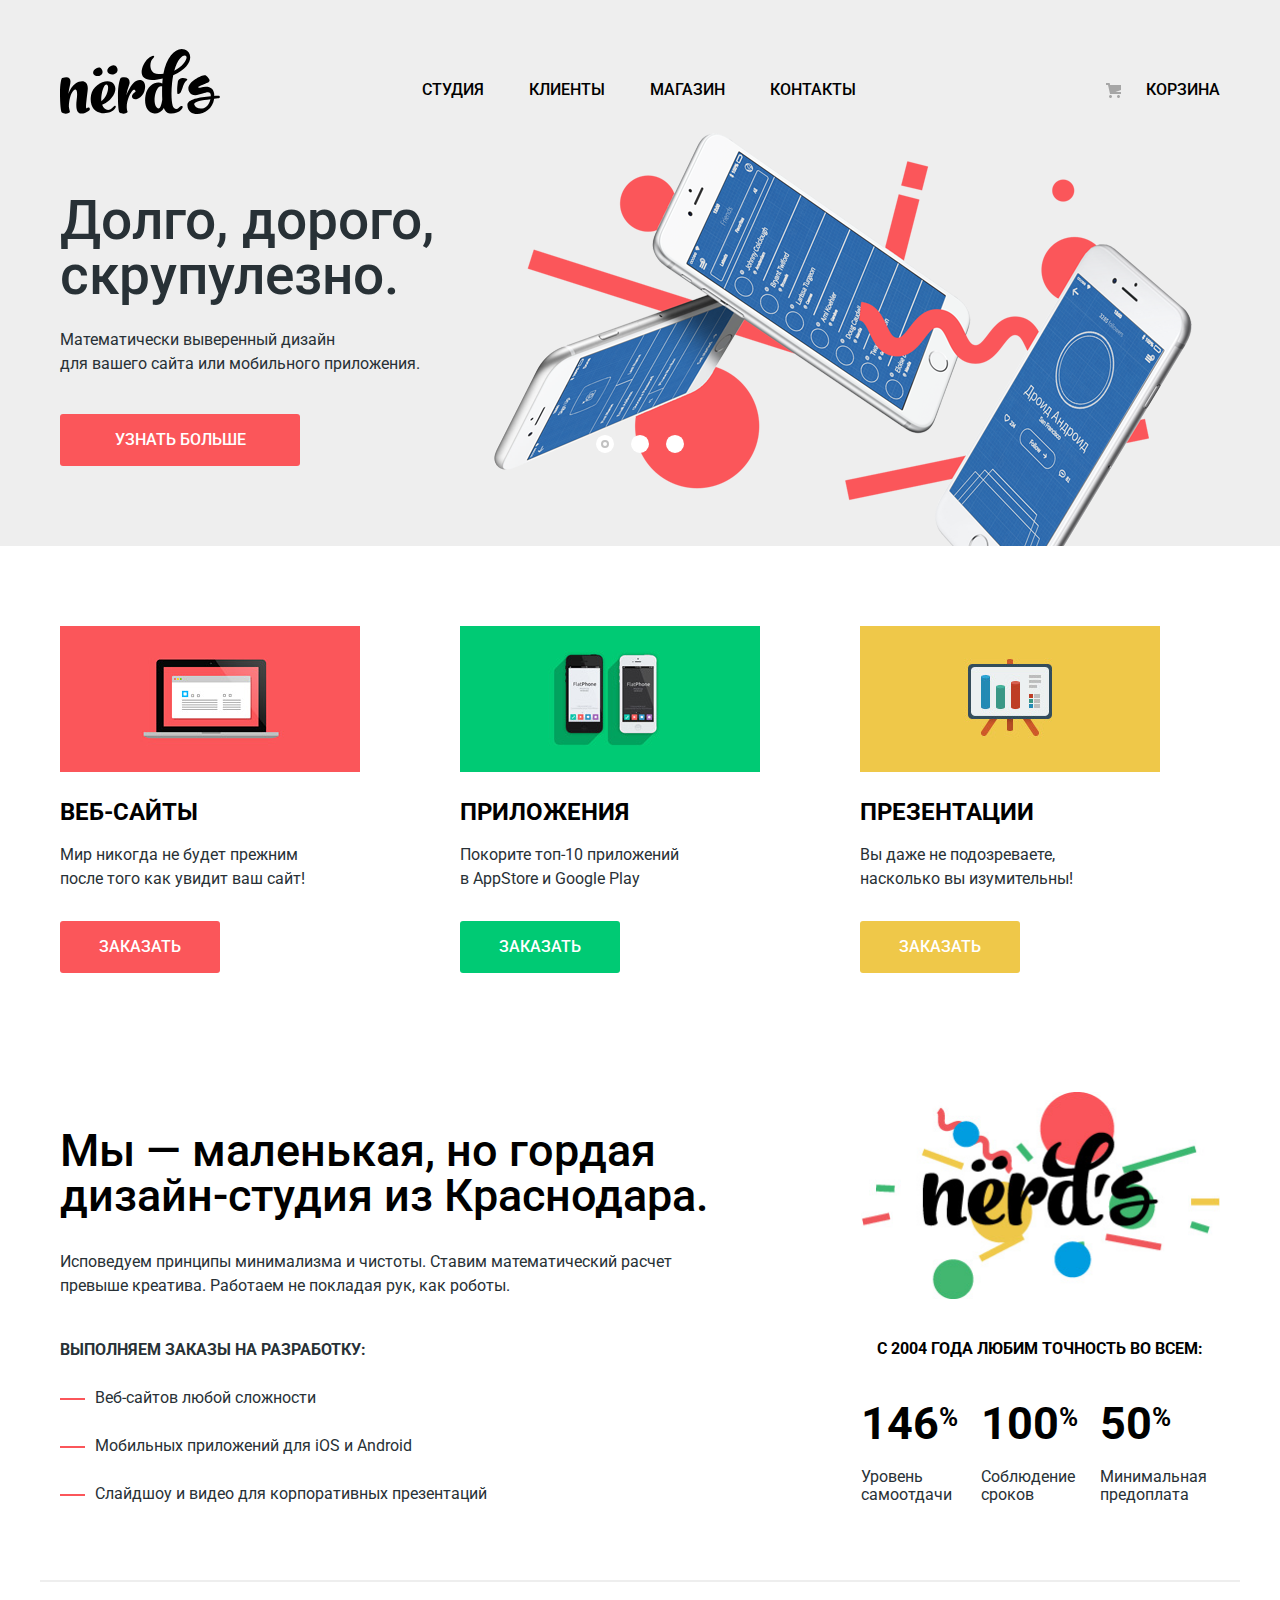
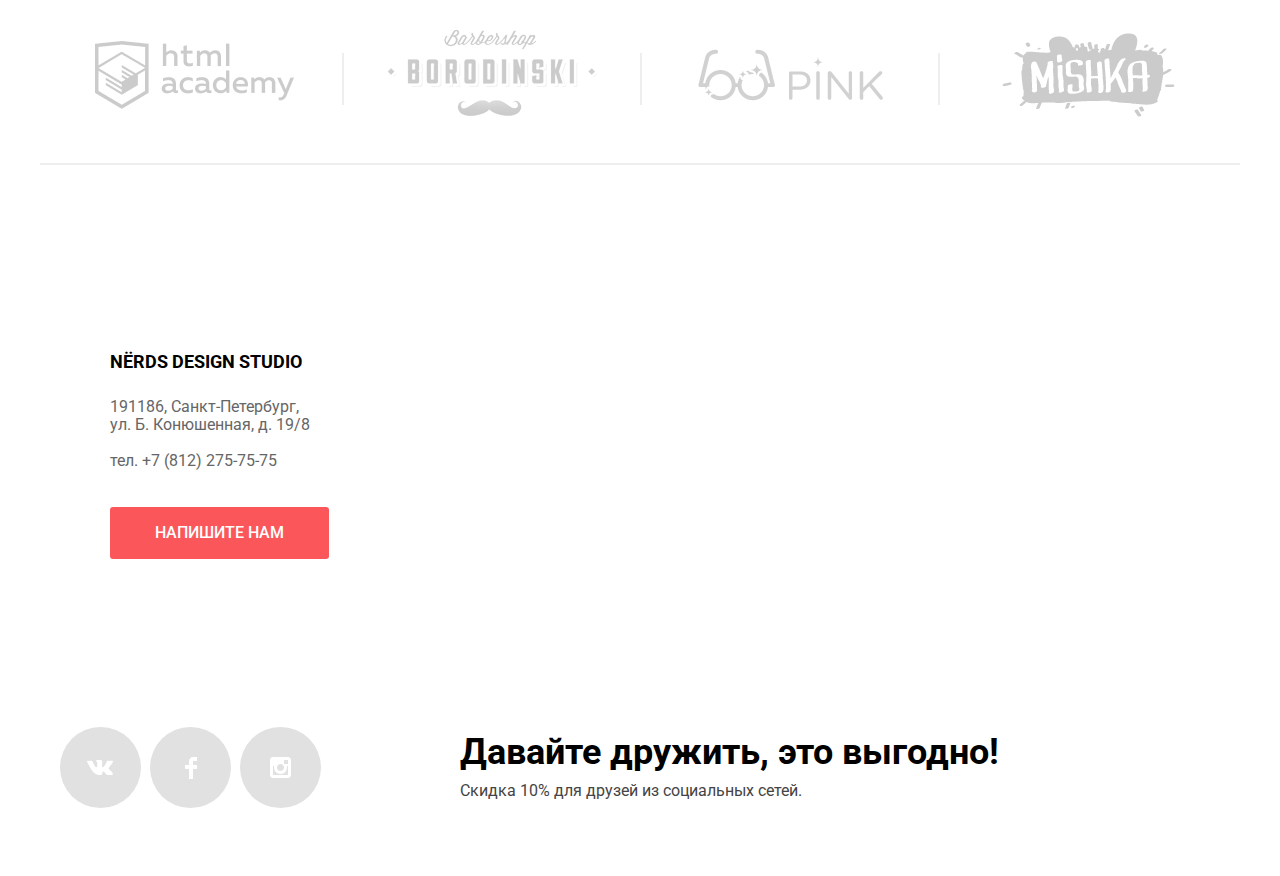
<file: index.html>
<!DOCTYPE html>
<html class="page" lang="ru">

<head>
  <meta charset="utf-8">
  <title>Nerds studio</title>
  <link rel="icon" href="favicon.ico"><!-- 32×32 -->
  <link rel="icon" href="img/favicon/icon.svg" type="image/svg+xml">
  <link rel="apple-touch-icon" href="img/favicon/apple.png"><!-- 180×180 -->
  <link rel="manifest" href="manifest.webmanifest" crossorigin="use-credentials">
  <link href="https://fonts.googleapis.com/css?family=Roboto:400,500,700&display=swap&subset=cyrillic-ext"
    rel="stylesheet">
  <link href="css/normalize.css" rel="stylesheet">
  <link href="css/style.min.css" rel="stylesheet">
</head>

<body class="page-body">
  <header class="main-header">
    <div class="main-header-container container">
      <a href="#" class="main-header-logo">
        <img src="img/nerds-logo.svg" width="160" height="65" alt="Логотип студии «Nerds»">
      </a>
      <nav class="main-navigation">
        <ul class="site-navigation">
          <li class="site-navigation-item">
            <a href="#">Студия</a>
          </li>
          <li class="site-navigation-item">
            <a href="#">Клиенты</a>
          </li>
          <li class="site-navigation-item">
            <a href="./catalog.html">Магазин</a>
          </li>
          <li class="site-navigation-item">
            <a href="#">Контакты</a>
          </li>
          <li class="site-navigation-item basket-link">
            <a href="#">Корзина</a>
          </li>
        </ul>
      </nav>
    </div>
  </header>

  <main class="main">
    <h1 class="visually-hidden">Дизайн магазин «Nerds»</h1>
    <!-- Слайдер -->
    <section class="features">
      <div class="container">
        <h2 class="visually-hidden">Преимущества</h2>
        <ul class="features-list">
          <li class="feature-item feature-item-first slide-current">
            <h3 class="feature-title">Долго, дорого, скрупулезно.</h3>
            <p class="feature-text">Математически выверенный дизайн<br>
              для вашего сайта или мобильного приложения.</p>
            <a href="#" class="button button-primary feature-button">Узнать больше</a>
          </li>
          <li class="feature-item feature-item-2 slide">
            <h3 class="feature-title">Любим математику как никто другой.</h3>
            <p class="feature-text">Никакого креатива, только математические формулы для расчета идеальных пропорций.
            </p>
            <a href="#" class="button button-primary feature-button">Узнать больше</a>
          </li>
          <li class="feature-item feature-item-3 slide">
            <h3 class="feature-title">Только ночь, только хардкор</h3>
            <p class="feature-text">Работать днем, как все? Мы против этого. Ближе к полуночи работа только
              начинается.
            </p>
            <a href="#" class="button button-primary feature-button">Узнать больше</a>
          </li>
        </ul>
        <div class="slider-controls">
          <button type="button" class="slider-button slider-button-current">
            <span class="visually-hidden">Первый слайд</span>
          </button>
          <button type="button" class="slider-button">
            <span class="visually-hidden">Второй слайд</span>
          </button>
          <button type="button" class="slider-button">
            <span class="visually-hidden">Третий слайд</span>
          </button>
        </div>
      </div>
    </section>

    <section class="services container">
      <h2 class="visually-hidden">Услуги</h2>
      <ul class="services-list">
        <li class="services-item">
          <img src="img/web.png" class="services-img" aria-hidden="true" width="300" height="146" alt="Веб-сайты">
          <h3 class="services-title">Веб-сайты</h3>
          <p class="services-text"> Мир никогда не будет прежним<br>
            после того как увидит ваш сайт!</p>
          <a href="#" class="button button-primary button-red">Заказать</a>
        </li>
        <li class="services-item">
          <img src="img/app.png" class="services-img" aria-hidden="true" width="300" height="146" alt="Приложения">
          <h3 class="services-title">Приложения</h3>
          <p class="services-text">Покорите топ-10 приложений<br>
            в AppStore и Google Play</p>
          <a href="#" class="button button-primary button-green">Заказать</a>
        </li>
        <li class="services-item">
          <img src="img/presentation.png" class="services-img" aria-hidden="true" width="300" height="146"
            alt="Презентации">
          <h3 class="services-title">Презентации</h3>
          <p class="services-text">Вы даже не подозреваете,<br>
            насколько вы изумительны!</p>
          <a href="#" class="button button-primary button-yellow">Заказать</a>
        </li>
      </ul>
    </section>

    <section class="about container">
      <div class="about-info">
        <p class="about-lead">Мы — маленькая, но гордая дизайн-студия из Краснодара.</p>
        <p class="about-text">Исповедуем принципы минимализма и чистоты. Ставим математический расчет превыше креатива.
          Работаем не покладая рук, как роботы.</p>
        <h3 class="about-title">Выполняем заказы на разработку:</h3>
        <ul class="about-list">
          <li class="about-item">Веб-сайтов любой сложности</li>
          <li class="about-item">Мобильных приложений для iOS и Android</li>
          <li class="about-item">Слайдшоу и видео для корпоративных презентаций</li>
        </ul>
      </div>

      <div class="stats">
        <img class="stats-img" src="img/nerds-logo-illustration.png" width="368" height="216"
          alt="Рисунок логотипа Nerds">
        <h3 class="accuracy-title">с 2004 года Любим точность во всем:</h3>
        <ul class="stats-list">
          <li class="stats-item">
            <span class="stats-value">146<sup class="sign">%</sup></span>
            <p class="stats-text">Уровень самоотдачи</p>
          </li>
          <li class="stats-item">
            <span class="stats-value">100<sup class="sign">%</sup></span>
            <p class="stats-text">Соблюдение сроков</p>
          </li>
          <li class="stats-item">
            <span class="stats-value">50<sup class="sign">%</sup></span>
            <p class="stats-text">Минимальная предоплата</p>
          </li>
        </ul>
      </div>
    </section>

    <section class="clients container">
      <h2 class="visually-hidden">Клиенты</h2>
      <ul class="clients-list">
        <li class="clients-item">
          <a class="clients-link" href="https://htmlacademy.ru/intensive/htmlcss">
            <img src="img/html_academy.png" width="199" height="68" alt="Логотип клиента Html academy">
          </a>
        </li>
        <li class="clients-item">
          <a class="clients-link" href="#">
            <img src="img/borodinski.png" width="209" height="90" alt="Логотип клиента Borodinski">
          </a>
        </li>
        <li class="clients-item">
          <a class="clients-link" href="#">
            <img src="img/pink.png" width="185" height="52" alt="Логотип клиента Pink">
          </a>
        </li>
        <li class="clients-item">
          <a class="clients-link" href="#">
            <img src="img/mishka.png" width="173" height="84" alt="Логотип клиента Mishka">
          </a>
        </li>
      </ul>
    </section>
  </main>

  <footer class="main-footer">
    <section class="contacts">
      <div class="container">
        <div class="contacts-content">
          <h3 class="contacts-title">NЁRDS DESIGN STUDIO</h3>
          <p class="contacts-text">191186, Санкт-Петербург,<br>
            ул. Б. Конюшенная, д. 19/8
          </p>
          <div class="contacts-link">
            <a href="tel:+78122757575">тел. +7 (812) 275-75-75</a>
          </div>
          <a href="#" class="button button-primary contacts-button">напишите нам</a>
        </div>
      </div>
      <iframe
        src="https://www.google.com/maps/embed?pb=!1m18!1m12!1m3!1d1998.6037999040354!2d30.322010416394033!3d59.938716271971415!2m3!1f0!2f0!3f0!3m2!1i1024!2i768!4f13.1!3m3!1m2!1s0x4696310fca5ba729%3A0xea9c53d4493c879f!2sBolshaya+Konyushennaya+ul.%2C+19%2C+Sankt-Peterburg%2C+Russia%2C+191186!5e0!3m2!1sen!2s!4v1441888483426" width="1440" height="416" title="Офис компании по адресу ул. Большая Конюшенная 19/8, Санкт-Петербург"></iframe>
    </section>

    <div class="footer-info container">
      <ul class="social-list">
        <li class="social-item">
          <a class="social-button" href="#">
            <span class="visually-hidden">Вконтакте</span>
            <svg aria-hidden="true" focusable="false" width="27" height="15" viewBox="0 0 27 15" fill="none"
              xmlns="http://www.w3.org/2000/svg">
              <path
                d="M16.138 11.5102C17.094 11.2012 18.318 13.5502 19.621 14.4492C20.599 15.1302 21.348 14.9832 21.348 14.9832L24.821 14.9332C24.821 14.9332 26.636 14.8212 25.778 13.3792C25.707 13.2592 25.275 12.3102 23.193 10.3572C21.016 8.31425 21.311 8.64524 23.932 5.11326C25.529 2.96027 26.168 1.64527 25.968 1.08528C25.776 0.546279 24.603 0.686279 24.603 0.686279L20.69 0.713278C20.309 0.714278 19.986 0.832278 19.839 1.22828C19.836 1.23228 19.218 2.89427 18.394 4.30726C16.653 7.29625 15.958 7.45525 15.67 7.26825C15.009 6.83525 15.176 5.53126 15.176 4.60426C15.176 1.70727 15.608 0.499279 14.33 0.187281C13.903 0.0832812 13.591 0.0152815 12.502 0.00528153C11.11 -0.0157184 9.92797 0.00528154 9.25797 0.33428C8.81297 0.557279 8.47197 1.04628 8.67897 1.07428C8.93897 1.10928 9.52197 1.23428 9.83397 1.66027C10.235 2.21227 10.223 3.44927 10.223 3.44927C10.223 3.44927 10.452 6.86025 9.68297 7.28325C9.15497 7.57325 8.43297 6.98125 6.87997 4.26726C6.08697 2.87927 5.48797 1.34528 5.48797 1.34528C5.48797 1.34528 5.37197 1.06028 5.16197 0.904278C4.91197 0.719278 4.56197 0.660279 4.56197 0.660279L0.84797 0.684278C0.84797 0.684278 0.28997 0.700278 0.0849697 0.946277C-0.0970303 1.16428 0.0699697 1.61427 0.0699697 1.61427C0.0699697 1.61427 2.97897 8.49524 6.27297 11.9612C9.29297 15.1432 12.725 14.9322 12.725 14.9322H14.28C14.28 14.9322 14.749 14.8782 14.989 14.6202C15.213 14.3802 15.203 13.9292 15.203 13.9292C15.203 13.9292 15.172 11.8202 16.138 11.5102Z"
                fill="white" />
            </svg>
          </a>
        </li>
        <li class="social-item">
          <a class="social-button" href="#">
            <span class="visually-hidden">Фейсбук</span>
            <svg aria-hidden="true" focusable="false" width="12" height="22" viewBox="0 0 12 22" fill="none"
              xmlns="http://www.w3.org/2000/svg">
              <path d="M12 4V0H8C5.79086 0 4 1.79086 4 4V8H0V12H4V22H8V12H12V8H8V4H12Z" fill="white" />
            </svg>
          </a>
        </li>
        <li class="social-item">
          <a class="social-button" href="#">
            <span class="visually-hidden">Инстаграм</span>
            <svg aria-hidden="true" focusable="false" width="21" height="21" viewBox="0 0 21 21" fill="none"
              xmlns="http://www.w3.org/2000/svg">
              <path fill-rule="evenodd" clip-rule="evenodd"
                d="M3 0H18C19.65 0 21 1.34998 21 2.99997V17.9998C21 19.6498 19.65 20.9998 18 20.9998H3C1.35 20.9998 0 19.6498 0 17.9998V2.99997C0 1.34998 1.35 0 3 0ZM14 10.5001C14 8.57006 12.43 7 10.5 7C8.57 7 7 8.57006 7 10.5001C7 12.4302 8.57 14.0002 10.5 14.0002C12.43 14.0002 14 12.4302 14 10.5001ZM3 18V9H4.181C4.0626 9.49127 4.00186 9.99467 4 10.5C4 14.0899 6.91016 17 10.5 17C14.0899 17 17 14.0899 17 10.5C16.9987 9.99464 16.9379 9.49118 16.819 9H18V18H3ZM14 7H18V2.99976H14V7Z"
                fill="white" />
            </svg>
          </a>
        </li>
      </ul>

      <div class="discount">
        <h2 class="discount-title">Давайте дружить, это выгодно!</h2>
        <p class="discount-text">Скидка 10% для друзей из социальных сетей.</p>
      </div>
    </div>
  </footer>

  <section class="modal">
    <h2 class="modal-description">Напишите нам</h2>
    <button type="submit" class="button modal-close">
      <span class="visually-hidden">Закрыть</span>
    </button>
    <form class="form" action="https://echo.htmlacademy.ru" method="post">
      <div class="form-field">
        <div class="form-group">
          <label for="name-id" class="form-label">Ваше имя:</label>
          <input class="form-input" type="text" name="name" id="name-id" placeholder="Имя Фамилия">
        </div>
        <div class="form-group">
          <label for="email-id" class="form-label">Ваш e-mail:</label>
          <input class="form-input" type="email" name="email" id="email-id" placeholder="email@example.com">
        </div>
      </div>
      <div class="form-textarea">
        <label for="textarea-id" class="form-label">Текст письма:</label>
        <textarea class="form-input" name="textarea" id="textarea-id" placeholder="В свободной форме"></textarea>
      </div>
      <button type="submit" class="button button-primary modal-button">Отправить</button>
    </form>
  </section>
</body>

</html>
</file>
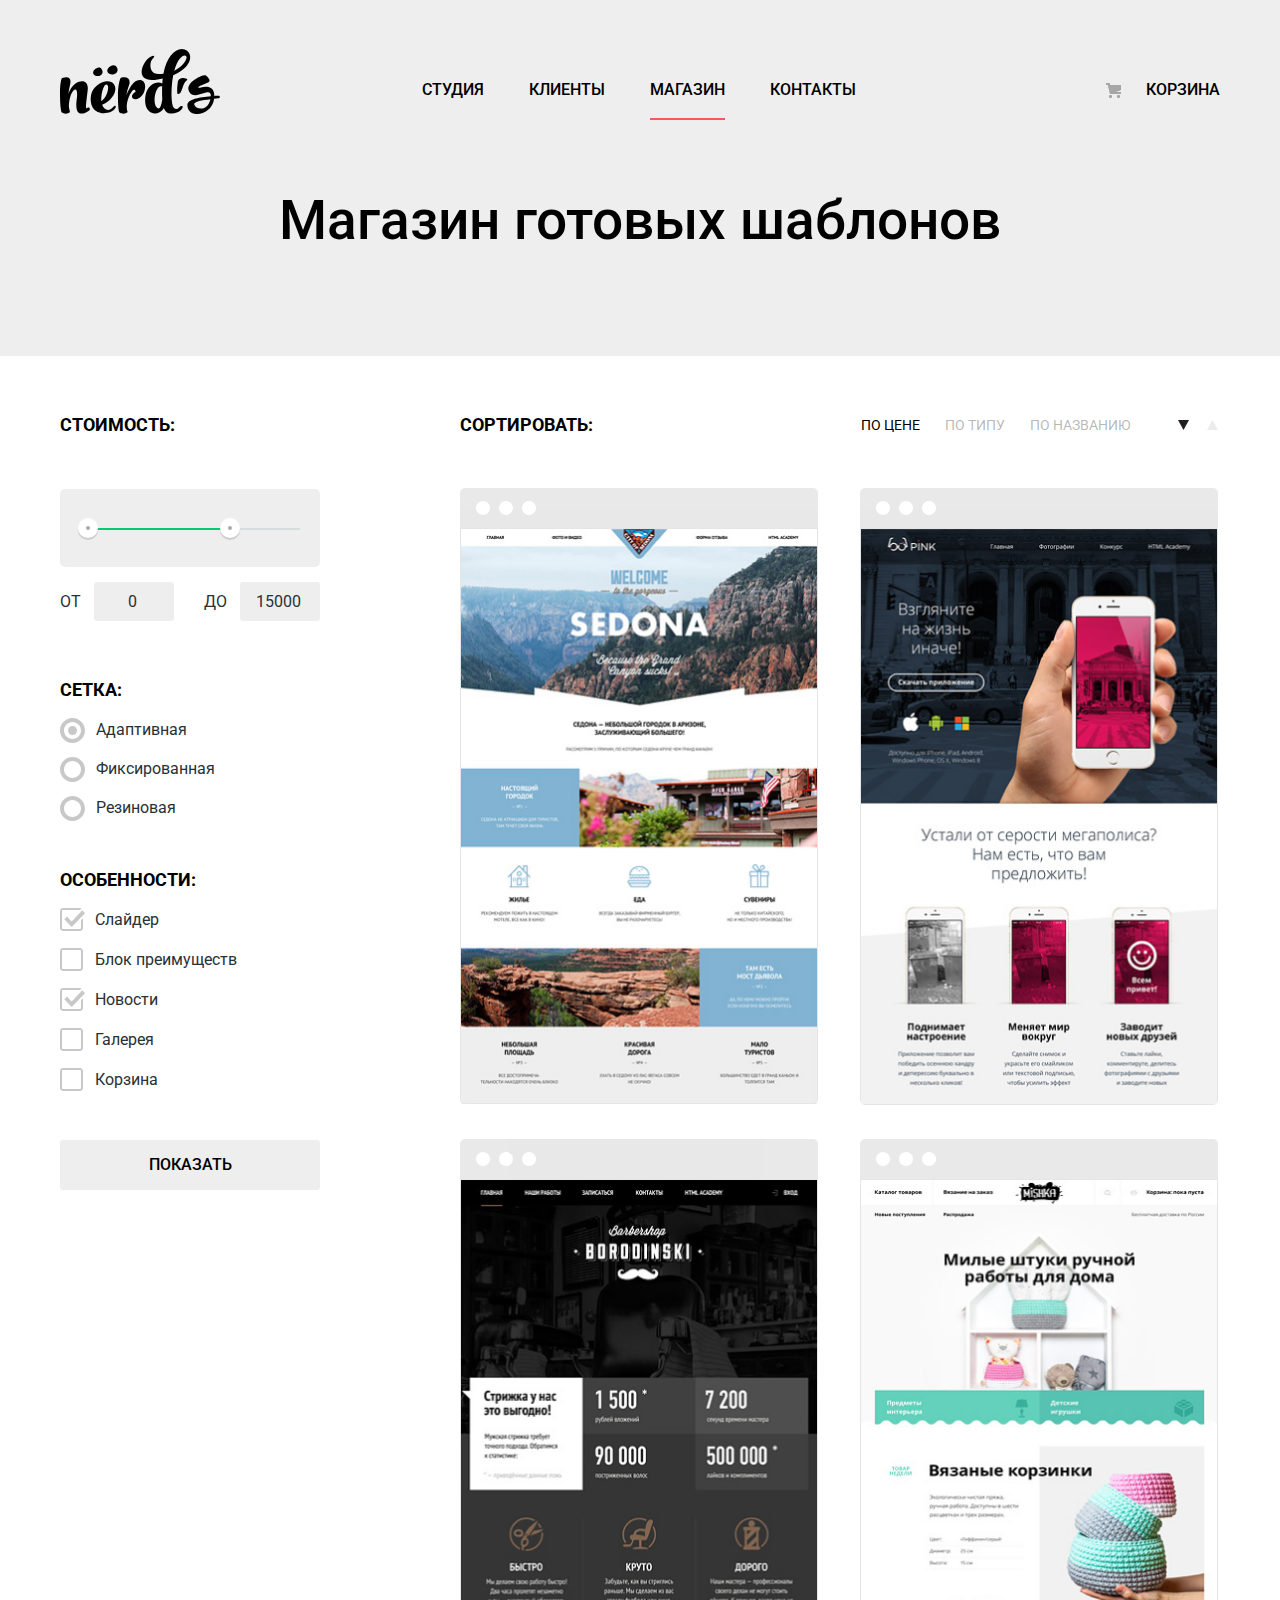
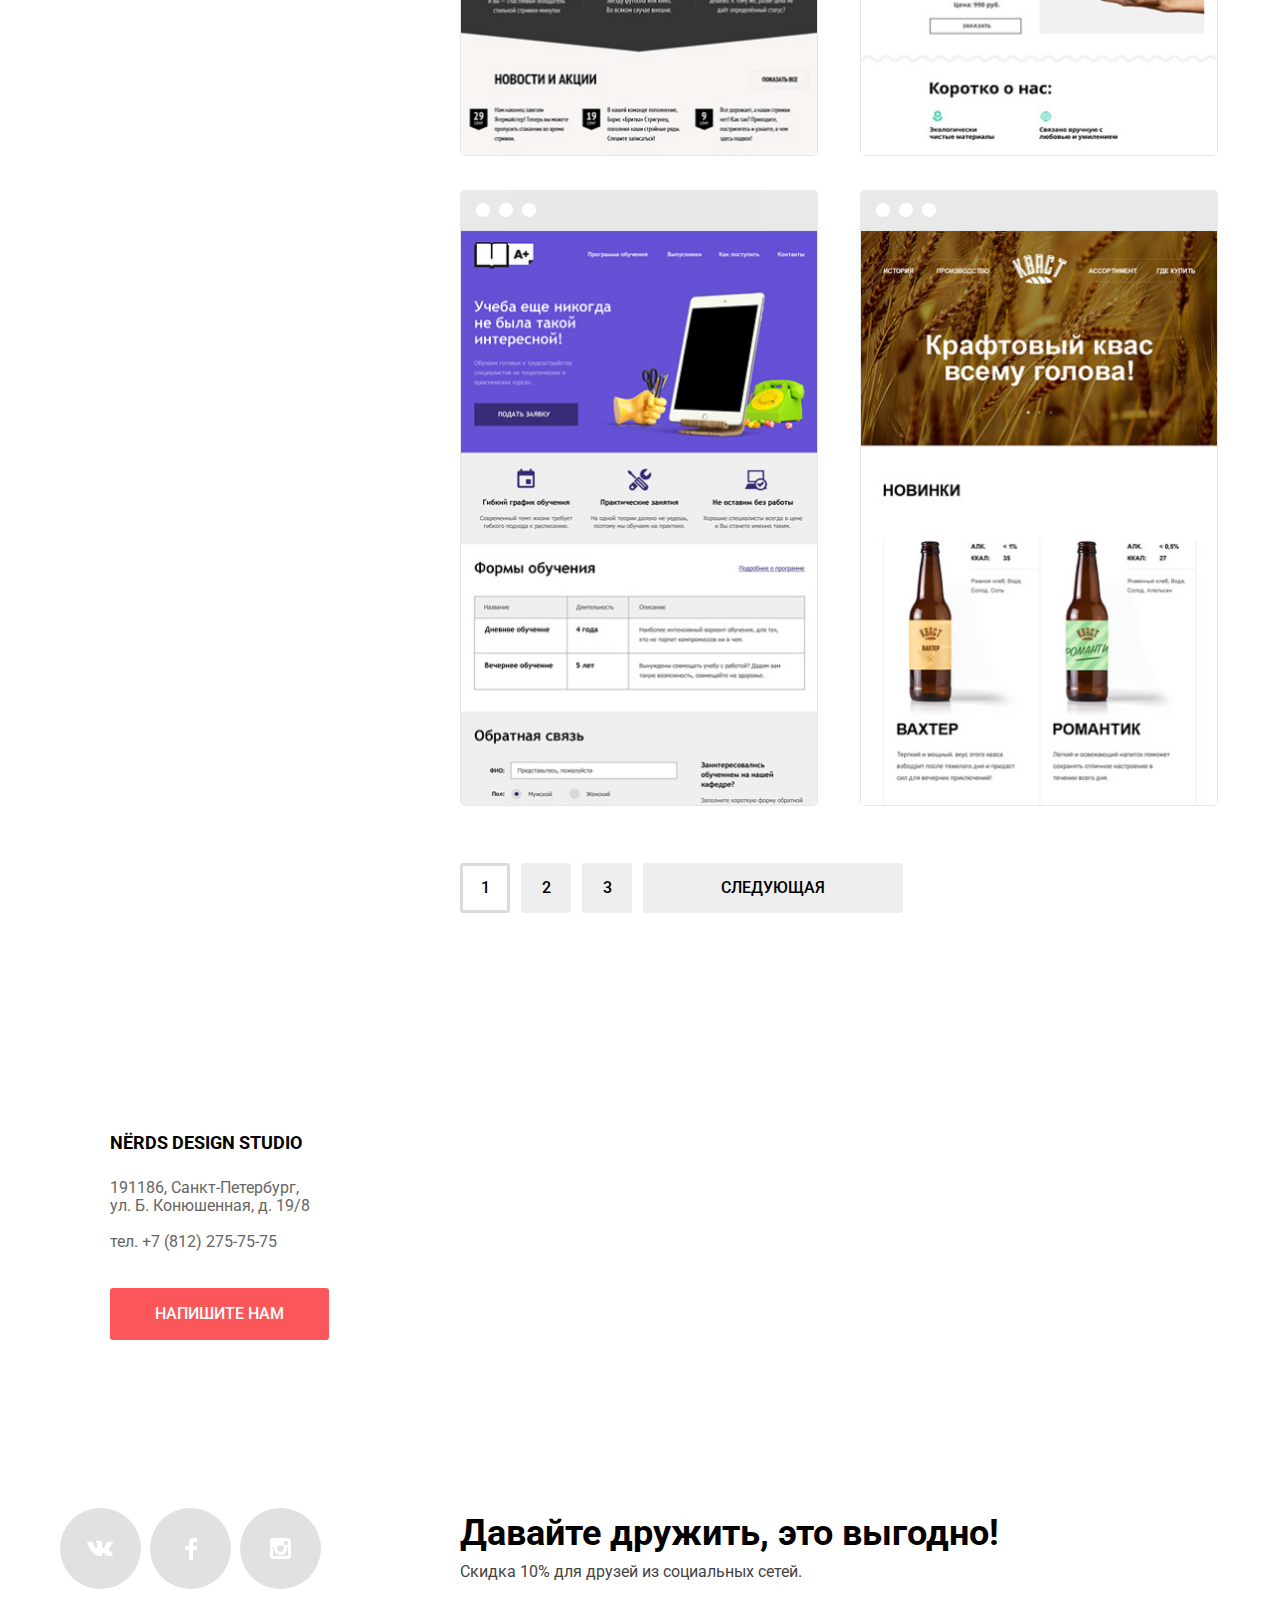
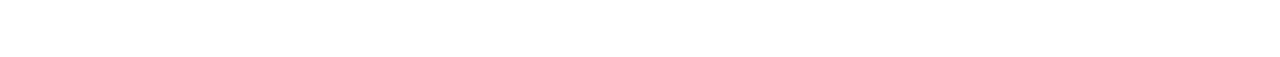
<file: catalog.html>
<!DOCTYPE html>
<html class="page" lang="ru">

<head>
  <meta charset="utf-8">
  <title>Каталог Nerds</title>
  <link rel="icon" href="favicon.ico"><!-- 32×32 -->
  <link rel="icon" href="img/favicon/icon.svg" type="image/svg+xml">
  <link rel="apple-touch-icon" href="img/favicon/apple.png"><!-- 180×180 -->
  <link rel="manifest" href="manifest.webmanifest" crossorigin="use-credentials">
  <link href="https://fonts.googleapis.com/css?family=Roboto:400,500,700&display=swap&subset=cyrillic-ext"
    rel="stylesheet">
  <link href="css/normalize.css" rel="stylesheet">
  <link href="css/style.min.css" rel="stylesheet">
</head>

<body class="page-body inner-page">
  <header class="main-header catalog-header">
    <div class="main-header-container container">
      <a href="./index.html" class="main-header-logo">
        <img src="img/nerds-logo.svg" width="160" height="65" alt="Логотип студии «Nerds»">
      </a>
      <nav class="main-navigation">
        <ul class="site-navigation">
          <li class="site-navigation-item">
            <a href="#">Студия</a>
          </li>
          <li class="site-navigation-item">
            <a href="#">Клиенты</a>
          </li>
          <li class="site-navigation-item site-navigation-item-active">
            <a>Магазин</a>
          </li>
          <li class="site-navigation-item">
            <a href="#">Контакты</a>
          </li>
          <li class="site-navigation-item basket-link">
            <a href="#" class="basket-link">Корзина</a>
          </li>
        </ul>
      </nav>
    </div>
    <h1 class="main-title container ">Магазин готовых шаблонов</h1>
  </header>

  <main class="page-catalog container">
    <section class="filter">
      <h2 class="visually-hidden">Фильтр товаров</h2>
      <form class="filter-form" method="get" action="https://echo.htmlacademy.ru">
        <fieldset class="filter-group filter-price">
          <legend class="filter-title">Стоимость:</legend>
          <div class="range-filter">
            <div class="range-controls">
              <div class="scale">
                <div class="bar"></div>
              </div>
              <div class="toggle toggle-min" aria-label="цена от" tabindex="0"></div>
              <div class="toggle toggle-max" aria-label="цена до" tabindex="0"></div>
            </div>
            <div class="price-controls">
              <label class="min-price">
                от <input type="number" name="min-price" value="0">
              </label>
              <label class="max-price">
                до <input type="number" name="max-price" value="15000">
              </label>
            </div>
          </div>
        </fieldset>

        <fieldset class="filter-group filter-grid">
          <legend class="filter-title filter-margin">Cетка:</legend>
          <ul class="radio-list">
            <li class="radio-item">
              <input class="filter-input-radio visually-hidden" type="radio" name="grid" value="adaptive"
                id="filter-adaptive" checked>
              <label for="filter-adaptive" class=" filter-radio">Адаптивная</label>
            </li>
            <li class="radio-item">
              <input class="filter-input-radio visually-hidden" type="radio" name="grid" value="fixed"
                id="filter-fixed">
              <label for="filter-fixed" class="filter-radio">Фиксированная</label>
            </li>
            <li class="radio-item">
              <input class="filter-input-radio visually-hidden" type="radio" name="grid" value="rubber"
                id="filter-rubber">
              <label for="filter-rubber" class=" filter-radio">Резиновая</label>
            </li>
          </ul>
        </fieldset>

        <fieldset class="filter-group filter-excellence">
          <legend class="filter-title filter-margin">Особенности:</legend>
          <ul class="checkbox-list">
            <li class="checkbox-item">
              <input class="filter-input-checkbox visually-hidden" type="checkbox" name="slider" id="filter-slider"
                checked>
              <label for="filter-slider" class="filter-checkbox">Слайдер</label>
            </li>
            <li class="checkbox-item">
              <input class="filter-input-checkbox visually-hidden" type="checkbox" name="advantages"
                id="filter-advantages">
              <label for="filter-advantages" class="filter-checkbox">Блок преимуществ</label>
            </li>
            <li class="checkbox-item">
              <input class="filter-input-checkbox visually-hidden" type="checkbox" name="news" id="filter-news" checked>
              <label for="filter-news" class="filter-checkbox">Новости</label>
            </li>
            <li class="checkbox-item">
              <input class="filter-input-checkbox visually-hidden" type="checkbox" name="gallery" id="filter-gallery">
              <label for="filter-gallery" class="filter-checkbox">Галерея</label>
            </li>
            <li class="checkbox-item">
              <input class="filter-input-checkbox visually-hidden" type="checkbox" name="basket" id="filter-basket">
              <label for="filter-basket" class="filter-checkbox">Корзина</label>
            </li>
          </ul>
        </fieldset>
        <button type="submit" class="button filter-button">Показать</button>
      </form>
    </section>

    <section>
      <div class="sort">
        <h3 class="filter-title sort-title">Сортировать:</h3>
        <ul class="sort-list">
          <li class="sort-place"><a class="sort-type sort-type-active" href="#">по цене</a></li>
          <li class="sort-place"><a class="sort-type" href="#">по типу</a></li>
          <li class="sort-place"><a class="sort-type" href="#">по названию</a></li>
        </ul>

        <ul class="sort-min-max">
          <li>
            <a href="#" class="sort-button sort-button-active ">
              <span class="visually-hidden">по убыванию</span>
              <svg width="11" height="10" viewBox="0 0 11 10" fill="none" xmlns="http://www.w3.org/2000/svg">
                <path d="M5.5 10L0 0H11" fill="currentColor" />
              </svg>
            </a>
          </li>
          <li>
            <a href="#" class="sort-button">
              <span class="visually-hidden">по возрастанию</span>
              <svg width="11" height="10" viewBox="0 0 11 10" fill="none" xmlns="http://www.w3.org/2000/svg">
                <path d="M5.5 0L0 10H11L5.5 0Z" fill="currentColor" />
              </svg>
            </a>
          </li>
        </ul>
      </div>

      <div class="example">
        <ul class="example-list">
          <li tabindex="0" class="example-item">
            <div tabindex="0" class="example-cover">
              <h3 class="example-title"><a href="#">Sedona</a></h3>
              <p class="example-text">Информационный сайт<br>
                для туристов</p>
              <a href="#" class="button button-primary example-button"
                aria-label="Добавить в корзину шаблон сайта Sedona"> 9 900 ₽ </a>
            </div>
            <img class="example-img" src="img/img-sedona.jpg" width="358" height="578" alt="Пример сайта Sedona">
          </li>
          <li tabindex="0" class="example-item">
            <div tabindex="0" class="example-cover">
              <h3 class="example-title"><a href="#">Pink app</a></h3>
              <p class="example-text">Продуктовый лендинг<br>
                приложения для iOS и Android.</p>
              <a href="#" class="button button-primary example-button"
                aria-label="Добавить в корзину шаблон приложения Pink app">9 900 ₽</a>
            </div>
            <img class="example-img" src="img/img-pink.jpg" width="358" height="578" alt="Пример приложения Pink">
          </li>
          <li tabindex="0" class="example-item">
            <div tabindex="0" class="example-cover">
              <h3 class="example-title"><a href="#">Barbershop</a></h3>
              <p class="example-text">Сайт салона красоты.<br>
                Для мужчин, да.</p>
              <a href="#" class="button button-primary example-button"
                aria-label="Добавить в корзину шаблон сайта Barbershop">9 900 ₽</a>
            </div>
            <img class="example-img" src="img/img-barbershop.jpg" width="358" height="578"
              alt="Пример сайта для барбершопа">
          </li>
          <li tabindex="0" class="example-item">
            <div tabindex="0" class="example-cover">
              <h3 class="example-title"><a href="#"> Mishka</a></h3>
              <p class="example-text">Интернет-магазин<br>
                вязаных игрушек</p>
              <a href="#" class="button button-primary example-button"
                aria-label="Добавить в корзину шаблон интернет-магазина Mishka">9 900 ₽</a>
            </div>
            <img class="example-img" src="img/img-mishka.png" width="358" height="578"
              alt="Пример интернет-магазина для магазина Мишка">
          </li>
          <li tabindex="0" class="example-item">
            <div tabindex="0" class="example-cover">
              <h3 class="example-title"><a href="#">A plus</a></h3>
              <p class="example-text">Лендинг курсов повышения<br>
                квалификации</p>
              <a href="#" class="button button-primary example-button"
                aria-label="Добавить в корзину шаблон лендинга A plus">9 900 ₽</a>
            </div>
            <img class="example-img" src="img/img-aplus.jpg" width="358" height="578"
              alt="Пример лендинга курсов повышения квалификации A Plus">
          </li>
          <li tabindex="0" class="example-item">
            <div tabindex="0" class="example-cover">
              <h3 class="example-title"><a href="#">Кваст</a></h3>
              <p class="example-text">Промо-сайт производителя<br>
                крафтового кваса</p>
              <a href="#" class="button button-primary example-button"
                aria-label="Добавить в корзину шаблон промо-сайта Кваст">9 900 ₽</a>
            </div>
            <img class="example-img" src="img/img-kvast.jpg" width="358" height="578"
              alt="Пример промо-сайта крафтового кваса - КВАСТ">
          </li>
        </ul>
      </div>
      <ul class="pagination-list">
        <li class="pagination-item"><a href="#" class="button pagination-link pagination-link-active">1</a>
        </li>
        <li class="pagination-item"><a href="#" class="button pagination-link">2</a></li>
        <li class="pagination-item"><a href="#" class="button pagination-link">3</a></li>
        <li class="pagination-item"><a href="#" class="button pagination-link link-next">следующая</a></li>
      </ul>
    </section>
  </main>

  <footer class="main-footer">
    <section class="contacts">
      <div class="container">
        <div class="contacts-content">
          <h3 class="contacts-title">NЁRDS DESIGN STUDIO</h3>
          <p class="contacts-text">191186, Санкт-Петербург,<br>
            ул. Б. Конюшенная, д. 19/8
          </p>
          <div class="contacts-link">
            <a href="tel:+78122757575">тел. +7 (812) 275-75-75</a>
          </div>
          <a href="#" class="button button-primary contacts-button">напишите нам</a>
        </div>
      </div>
      <iframe
        src="https://www.google.com/maps/embed?pb=!1m18!1m12!1m3!1d1998.6037999040354!2d30.322010416394033!3d59.938716271971415!2m3!1f0!2f0!3f0!3m2!1i1024!2i768!4f13.1!3m3!1m2!1s0x4696310fca5ba729%3A0xea9c53d4493c879f!2sBolshaya+Konyushennaya+ul.%2C+19%2C+Sankt-Peterburg%2C+Russia%2C+191186!5e0!3m2!1sen!2s!4v1441888483426" width="1440" height="416" title="Офис компании по адресу ул. Большая Конюшенная 19/8, Санкт-Петербург"></iframe>
    </section>

    <div class="footer-info container">
      <ul class="social-list">
        <li class="social-item">
          <a class="social-button" href="#">
            <span class="visually-hidden">Вконтакте</span>
            <svg aria-hidden="true" focusable="false" width="27" height="15" viewBox="0 0 27 15" fill="none"
              xmlns="http://www.w3.org/2000/svg">
              <path
                d="M16.138 11.5102C17.094 11.2012 18.318 13.5502 19.621 14.4492C20.599 15.1302 21.348 14.9832 21.348 14.9832L24.821 14.9332C24.821 14.9332 26.636 14.8212 25.778 13.3792C25.707 13.2592 25.275 12.3102 23.193 10.3572C21.016 8.31425 21.311 8.64524 23.932 5.11326C25.529 2.96027 26.168 1.64527 25.968 1.08528C25.776 0.546279 24.603 0.686279 24.603 0.686279L20.69 0.713278C20.309 0.714278 19.986 0.832278 19.839 1.22828C19.836 1.23228 19.218 2.89427 18.394 4.30726C16.653 7.29625 15.958 7.45525 15.67 7.26825C15.009 6.83525 15.176 5.53126 15.176 4.60426C15.176 1.70727 15.608 0.499279 14.33 0.187281C13.903 0.0832812 13.591 0.0152815 12.502 0.00528153C11.11 -0.0157184 9.92797 0.00528154 9.25797 0.33428C8.81297 0.557279 8.47197 1.04628 8.67897 1.07428C8.93897 1.10928 9.52197 1.23428 9.83397 1.66027C10.235 2.21227 10.223 3.44927 10.223 3.44927C10.223 3.44927 10.452 6.86025 9.68297 7.28325C9.15497 7.57325 8.43297 6.98125 6.87997 4.26726C6.08697 2.87927 5.48797 1.34528 5.48797 1.34528C5.48797 1.34528 5.37197 1.06028 5.16197 0.904278C4.91197 0.719278 4.56197 0.660279 4.56197 0.660279L0.84797 0.684278C0.84797 0.684278 0.28997 0.700278 0.0849697 0.946277C-0.0970303 1.16428 0.0699697 1.61427 0.0699697 1.61427C0.0699697 1.61427 2.97897 8.49524 6.27297 11.9612C9.29297 15.1432 12.725 14.9322 12.725 14.9322H14.28C14.28 14.9322 14.749 14.8782 14.989 14.6202C15.213 14.3802 15.203 13.9292 15.203 13.9292C15.203 13.9292 15.172 11.8202 16.138 11.5102Z"
                fill="white" />
            </svg>
          </a>
        </li>
        <li class="social-item">
          <a class="social-button" href="#">
            <span class="visually-hidden">Фейсбук</span>
            <svg aria-hidden="true" focusable="false" width="12" height="22" viewBox="0 0 12 22" fill="none"
              xmlns="http://www.w3.org/2000/svg">
              <path d="M12 4V0H8C5.79086 0 4 1.79086 4 4V8H0V12H4V22H8V12H12V8H8V4H12Z" fill="white" />
            </svg>
          </a>
        </li>
        <li class="social-item">
          <a class="social-button" href="#">
            <span class="visually-hidden">Инстаграм</span>
            <svg aria-hidden="true" focusable="false" width="21" height="21" viewBox="0 0 21 21" fill="none"
              xmlns="http://www.w3.org/2000/svg">
              <path fill-rule="evenodd" clip-rule="evenodd"
                d="M3 0H18C19.65 0 21 1.34998 21 2.99997V17.9998C21 19.6498 19.65 20.9998 18 20.9998H3C1.35 20.9998 0 19.6498 0 17.9998V2.99997C0 1.34998 1.35 0 3 0ZM14 10.5001C14 8.57006 12.43 7 10.5 7C8.57 7 7 8.57006 7 10.5001C7 12.4302 8.57 14.0002 10.5 14.0002C12.43 14.0002 14 12.4302 14 10.5001ZM3 18V9H4.181C4.0626 9.49127 4.00186 9.99467 4 10.5C4 14.0899 6.91016 17 10.5 17C14.0899 17 17 14.0899 17 10.5C16.9987 9.99464 16.9379 9.49118 16.819 9H18V18H3ZM14 7H18V2.99976H14V7Z"
                fill="white" />
            </svg>
          </a>
        </li>
      </ul>

      <div class="discount">
        <h2 class="discount-title">Давайте дружить, это выгодно!</h2>
        <p class="discount-text">Скидка 10% для друзей из социальных сетей.</p>
      </div>
    </div>
  </footer>

  <section class="modal">
    <h2 class="modal-description">Напишите нам</h2>
    <button type="submit" class="button modal-close">
      <span class="visually-hidden">Закрыть</span>
    </button>
    <form class="form" action="https://echo.htmlacademy.ru" method="post">
      <div class="form-field">
        <div class="form-group">
          <label for="name-id" class="form-label">Ваше имя:</label>
          <input class="form-input" type="text" name="name" id="name-id" placeholder="Имя Фамилия">
        </div>
        <div class="form-group">
          <label for="email-id" class="form-label">Ваш e-mail:</label>
          <input class="form-input" type="email" name="email" id="email-id" placeholder="email@example.com">
        </div>
      </div>
      <div class="form-textarea">
        <label for="textarea-id" class="form-label">Текст письма:</label>
        <textarea class="form-input" name="textarea" id="textarea-id" placeholder="В свободной форме"></textarea>
      </div>
      <button type="submit" class="button button-primary modal-button">Отправить</button>
    </form>
  </section>
</body>

</html>
</file>
<file: css/style.min.css>
:root{--basic-black:#000000;--basic-dark:#283136;--extra-black:#231F20;--basic-black-01:rgba(0, 0, 0, 0.1);--basic-black-03:rgba(0, 0, 0, 0.3);--basic-black-04:rgba(0, 0, 0, 0.4);--basic-black-06:rgba(0, 0, 0, 0.6);--basic-black-015:rgba(0, 0, 0, 0.15);--basic-black-025:rgba(0, 0, 0, 0.25);--basic-dark-gray:#444444;--basic-dark-gray-05:rgba(68, 68, 68, 0.5);--basic-gray:#666666;--basic-light-gray:#E1E1E1;--basic-light:#888888;--light-black:#4D4D4D;--light-black-04:rgba(77, 77, 77, 0.4);--light-black-03:rgba(77, 77, 77, 0.3);--soft-gray:#D5D5D5;--border-gray:#C1C1C1;--dot-gray:#ababab;--med-light-gray:#DFDFDF;--basic-extra-light:#EEEEEE;--extra-gray:#A6A6A6;--basic-white:#ffffff;--basic-white-03:rgba(255, 255, 255, 0.3);--gray:#B4B9BB;--extra-light-gray:#DBDBDB;--white-gray:#D7DCDE;--red-light:#FB565A;--red:#E74246;--red-dark:#D7373B;--green-light:#00CA74;--green-med:#00BC6C;--green-dark:#00AA62;--yellow-light:#EFC849;--yellow-med:#EAB534;--yellow-dark:#E5A722;--shadow-1:rgba(0, 1, 1, 0.1)}*,::after,::before{-webkit-box-sizing:border-box;box-sizing:border-box}.page{height:100%}.page-body{min-width:1160px;font-family:"Roboto",Arial,sans-serif;font-size:16px;line-height:24px;font-weight:400;color:var(--basic-dark);background-color:var(--basic-white);margin:0;padding:0;min-height:100%;display:-ms-grid;display:grid;-ms-grid-rows:-webkit-min-content 1fr -webkit-min-content;-ms-grid-rows:min-content 1fr min-content;grid-template-rows:-webkit-min-content 1fr -webkit-min-content;grid-template-rows:min-content 1fr min-content;-ms-flex-line-pack:start;align-content:start}.container{width:1200px;margin:0 auto;padding:0 20px}.main-header-container{display:-webkit-box;display:-ms-flexbox;display:flex;-ms-flex-wrap:wrap;flex-wrap:wrap;-webkit-box-align:center;-ms-flex-align:center;align-items:center}.visually-hidden{position:absolute;width:1px;height:1px;margin:-1px;border:0;padding:0;white-space:nowrap;-webkit-clip-path:inset(100%);clip-path:inset(100%);clip:rect(0 0 0 0);overflow:hidden}a{text-decoration:none}img{max-width:100%;height:auto}.main-header{background-color:var(--basic-extra-light);padding-top:48px}.main-header-logo{margin-right:202px}.main-header-logo:focus,.main-header-logo:hover{opacity:.7}.main-header-logo:active{opacity:.3}.main-navigation{padding-top:10px;font-size:16px;line-height:30px;font-weight:500;color:var(--basic-black);-webkit-box-flex:1;-ms-flex-positive:1;flex-grow:1}.site-navigation{margin:0;padding:0;list-style:none;display:-webkit-box;display:-ms-flexbox;display:flex;-ms-flex-wrap:wrap;flex-wrap:wrap;-webkit-box-align:center;-ms-flex-align:center;align-items:center}.site-navigation-item{position:relative;display:block;margin-right:45px;text-transform:uppercase}.site-navigation-item-active::after{content:"";position:absolute;top:43px;left:0;border-bottom:2px solid var(--red-light);width:100%}.site-navigation-item:last-child{margin-right:0;margin-left:auto;padding-left:40px;position:relative}.basket-link::before{content:"";position:absolute;top:8px;left:0;width:15px;height:15px;background-image:url(../img/cart-icon.svg);background-repeat:no-repeat;background-position:0 0}.site-navigation a{color:var(--basic-black)}.site-navigation a:hover{color:var(--red-light)}.site-navigation a:active{color:var(--basic-black-03);-ms-grid-column-align:center;justify-self:center;justify-items:center}.features{position:relative;background-color:var(--basic-extra-light)}.features-list{list-style:none;margin:0;padding:0}.feature-item{text-align:left;margin:0;padding-top:72px;padding-bottom:80px}.feature-item-first,.feature-item-second,.feature-item-third{background-image:url(../img/nerds-index-slide1.png);background-repeat:no-repeat;background-position:bottom right}.feature-item-second,.feature-item-third{background-image:url(../img/nerds-index-slide2.png)}.feature-item-third{background-image:url(../img/nerds-index-slide3.png)}.slide{display:none}.slide-current{display:block}.feature-title{font-weight:500;font-size:55px;line-height:55px;margin:0 0 25px;width:538px}.feature-text{margin:0 0 38px;width:416px}.slider-button-current::after,.slider-controls{position:absolute;left:50%;-webkit-transform:translate(-50%,-50%);-ms-transform:translate(-50%,-50%);transform:translate(-50%,-50%)}.slider-controls{bottom:96px;display:-webkit-box;display:-ms-flexbox;display:flex;width:88px;-webkit-box-pack:justify;-ms-flex-pack:justify;justify-content:space-between;top:75%}.slider-button{position:relative;padding:0;width:18px;height:18px;border-radius:50%;background-color:var(--basic-white);border:0}.slider-button-current::after{content:"";top:50%;width:8px;height:8px;border-radius:50%;border:2px solid var(--border-gray)}.about{color:var(--basic-dark);font-size:16px;line-height:24px;display:-ms-grid;display:grid;-ms-grid-columns:auto 150px auto;grid-template-columns:auto auto;-webkit-column-gap:150px;-moz-column-gap:150px;column-gap:150px;padding-top:40px;padding-bottom:74px}.about-lead{font-size:45px;line-height:45px;font-weight:500;color:var(--basic-black);text-align:left;margin:0 0 32px}.about-text{margin:0 0 40px}.about-list{list-style:none;margin:0;padding:0}.about-item{position:relative;margin-bottom:24px}.about-item::before{content:"";display:inline-block;width:25px;border-top:2px solid var(--red-light);vertical-align:middle;margin-right:10px}.about-item:last-child{margin-bottom:0}.about-info{margin:36px 0 0;width:651px}.about-title{font-size:16px;line-height:24px;text-transform:uppercase;font-weight:700;text-align:left;margin:0 0 24px}.stats{margin:0 0 1px}.stats-img{margin-bottom:31px}.accuracy-title{color:var(--basic-black);font-size:16px;line-height:24px;text-transform:uppercase;font-weight:700;text-align:left;margin:0 0 31px 16px}.stats-list{list-style:none;padding:0;margin:0;display:-ms-grid;display:grid;-ms-grid-columns:1fr 1fr 1fr;grid-template-columns:1fr 1fr 1fr}.sign,.stats-value{font-size:45px;line-height:64px;font-weight:700;color:var(--basic-black)}.sign{font-size:26px;line-height:40px}.button,.stats-text{font-size:16px;line-height:18px}.stats-text{margin:12px 0 0}.button{display:inline-block;font-family:inherit;text-align:center;color:var(--basic-white);background-color:transparent;vertical-align:middle;text-transform:uppercase;font-weight:500;border:0;border-radius:3px;min-height:50px}.button-primary{padding:17px 20px;background-color:var(--red-light)}.button-primary:hover{background-color:var(--red)}.button-primary:active{background-color:var(--red-dark);color:var(--basic-white-03);-webkit-box-shadow:inset 0 3px 0 var(--shadow-1);box-shadow:inset 0 3px 0 var(--shadow-1)}.feature-button{min-width:240px}.button-red{min-width:160px}.button-green,.button-yellow{min-width:160px;background-color:var(--green-light)}.button-green:hover{background-color:var(--green-med)}.button-green:active{background-color:var(--green-dark)}.button-yellow{background-color:var(--yellow-light)}.button-yellow:hover{background-color:var(--yellow-med)}.button-yellow:active{background-color:var(--yellow-dark)}.services{padding-top:80px;padding-bottom:79px}.services-img{padding-bottom:18px}.services-list{margin:0;padding:0;display:-ms-grid;display:grid;-ms-grid-columns:1fr 40px 1fr 40px 1fr;grid-template-columns:1fr 1fr 1fr;gap:40px;list-style:none}.services-item{padding-right:60px}.services-title{font-size:24px;line-height:30px;text-transform:uppercase;font-weight:700;color:var(--basic-black);margin:0 0 16px}.services-text{margin-bottom:30px;text-align:left}.clients{margin-bottom:24px;border-top:2px solid var(--basic-extra-light);border-bottom:2px solid var(--basic-extra-light);background-position:top,bottom;background-repeat:no-repeat}.clients-list{list-style:none;display:-ms-grid;display:grid;-ms-grid-columns:298px 298px 298px 298px;grid-template-columns:298px 298px 298px 298px;-webkit-box-pack:center;-ms-flex-pack:center;justify-content:center;-ms-flex-line-pack:center;align-content:center;margin:0;padding:48px 0 36px 2px}.clients-link{opacity:.2}.clients-link:focus,.clients-link:hover{background-color:var(--basic-white);opacity:1}.clients-link:active{background-color:var(--basic-white);opacity:.1}.clients-item{display:-webkit-box;display:-ms-flexbox;display:flex;-webkit-box-align:center;-ms-flex-align:center;align-items:center;-webkit-box-pack:center;-ms-flex-pack:center;justify-content:center;position:relative}.clients-item::after{content:"";position:absolute;border-left:2px solid var(--basic-extra-light);height:52px;left:0;top:50%;-webkit-transform:translate(-50%,-50%);-ms-transform:translate(-50%,-50%);transform:translate(-50%,-50%)}.clients-item:nth-child(4n+1)::after{border-left:none}.contacts{position:relative;padding:54px 0;min-height:416px;text-align:center}.contacts iframe{border:0;width:100%}.contacts-content{position:absolute;top:107px;width:319px;background-color:var(--basic-white);padding:41px 50px 46px;text-align:left}.contacts-title{font-size:18px;line-height:30px;text-transform:uppercase;font-weight:700;color:var(--basic-black);margin:10px 0 21px}.contacts-text{line-height:18px;color:var(--basic-gray);margin:0 0 15px;text-align:left}.contacts-link{margin-bottom:34px}.contacts-link a{line-height:18px;color:var(--basic-gray)}.contacts-button{min-width:219px}.footer-info,.social-list{display:-webkit-box;display:-ms-flexbox;display:flex;-ms-flex-wrap:wrap;flex-wrap:wrap}.footer-info{-webkit-box-align:center;-ms-flex-align:center;align-items:center;padding-bottom:68px;padding-top:7px}.social-list{-webkit-box-pack:justify;-ms-flex-pack:justify;justify-content:space-between;width:261px;list-style:none;padding:0;margin:0 139px 0 0}.social-item{margin-right:9px}.social-item:last-child{margin-right:0}.social-button{display:-webkit-box;display:-ms-flexbox;display:flex;-webkit-box-align:center;-ms-flex-align:center;align-items:center;-webkit-box-pack:center;-ms-flex-pack:center;justify-content:center;border-radius:50%;background-color:var(--basic-light-gray);width:81px;height:81px}.social-button:focus,.social-button:hover{background-color:var(--red)}.social-button:active{background-color:var(--red-dark);-webkit-box-shadow:inset 0 3px 0 0 var(--shadow-1);box-shadow:inset 0 3px 0 0 var(--shadow-1)}.social-button:active path{fill:var(--basic-white-03)}.discount{line-height:22px;color:var(--basic-dark-gray)}.discount-text{padding:0;margin:0}.discount-title,.modal{color:var(--basic-black)}.discount-title{font-size:36px;line-height:36px;font-weight:700;margin:0 0 10px}.modal{display:none;position:fixed;left:50%;top:50%;-webkit-transform:translate(-50%,-50%);-ms-transform:translate(-50%,-50%);transform:translate(-50%,-50%);background-color:var(--basic-white);padding:63px 100px 84px;-webkit-box-shadow:0 20px 40px var(--basic-black-04);box-shadow:0 20px 40px var(--basic-black-04);-webkit-overflow-scrolling:touch;overflow-y:auto;width:960px}.modal-description{font-size:45px;line-height:53px;font-weight:700;margin:0 0 37px}.modal-button{min-width:259px}.form label,.form-input{line-height:18px;display:block}.form label{font-weight:700;color:var(--basic-black)}.form-input{background-color:transparent;border:2px solid var(--white-gray);color:var(--basic-dark-gray-05);padding:16px;margin-bottom:34px;min-width:360px;min-height:50px;outline:0}.form-input:hover{border:2px solid var(--gray)}.form-input:focus{border:2px solid var(--basic-black);color:var(--basic-dark-gray)}.form-input:active{border:2px solid var(--basic-dark-gray);color:var(--basic-black)}.field-input-error{border:2px solid var(--red);color:var(--red)}.field-input-error:focus,.field-input-error:hover{border:2px solid var(--red);color:var(--red)}input::-webkit-input-placeholder,textarea::-webkit-input-placeholder{color:var(--basic-dark-gray-05)}input::-moz-placeholder,textarea::-moz-placeholder{color:var(--basic-dark-gray-05)}input:-ms-input-placeholder{color:var(--basic-dark-gray-05)}input::-ms-input-placeholder,textarea::-ms-input-placeholder{color:var(--basic-dark-gray-05)}input::placeholder,textarea::placeholder{color:var(--basic-dark-gray-05)}input:active::-webkit-input-placeholder,textarea:active::-webkit-input-placeholder{color:var(--basic-black)}input:active::-moz-placeholder,textarea:active::-moz-placeholder{color:var(--basic-black)}input:active:-ms-input-placeholder,textarea:active:-ms-input-placeholder{color:var(--basic-black)}input:active::-ms-input-placeholder,textarea:active::-ms-input-placeholder{color:var(--basic-black)}input:active::placeholder,textarea:active::placeholder{color:var(--basic-black)}.form-label{margin-bottom:9px}.form textarea{background-color:transparent;font-size:16px;line-height:18px;width:760px;max-width:100%;min-height:118px;max-height:118px;margin-bottom:47px;outline:0}textarea:-ms-input-placeholder{color:var(--basic-dark-gray-05)}.form-field{display:-ms-grid;display:grid;-ms-grid-columns:1fr 40px 1fr;grid-template-columns:1fr 1fr;gap:40px}.filter-checkbox::before,.modal-close{position:absolute;opacity:.3;background-repeat:no-repeat;background-position:0 0}.modal-close{top:78px;right:90px;width:21px;height:21px;background-image:url(../img/red-close-cross.svg)}.modal-close:active,.modal-close:hover{opacity:1;background-image:url(../img/red-close-cross.svg)}.modal-close:active{opacity:.1}.main-title{font-size:55px;line-height:55px;font-weight:500;color:var(--basic-black);margin-top:72px;margin-bottom:108px;text-align:center}.filter{width:260px;-ms-flex-negative:0;flex-shrink:0;margin-right:140px}.filter-title{font-size:18px;line-height:30px;font-weight:700;color:var(--basic-black);text-transform:uppercase;margin:0}.filter-margin{margin-bottom:13px}.filter-group{margin:0;padding:0;border:0}.filter-price{margin-bottom:54px}.range-filter{width:260px;margin-top:49px}.range-controls{position:relative;height:41px;margin-bottom:15px;padding:39px 20px;background-color:var(--basic-extra-light);border-radius:5px}.range-controls .scale{height:2px;background:var(--white-gray)}.range-controls .bar{width:70%;height:2px;background:var(--green-light)}.range-controls .toggle{position:absolute;top:29px;width:20px;height:20px;padding:0;background-color:var(--basic-white);border-radius:50%;-webkit-box-shadow:0 2px 1px var(--basic-black-015);box-shadow:0 2px 1px var(--basic-black-015)}.range-controls .toggle::after{content:"";position:absolute;left:50%;top:50%;-webkit-transform:translate(-50%,-50%);-ms-transform:translate(-50%,-50%);transform:translate(-50%,-50%);width:4px;height:4px;border-radius:50%;background-color:var(--dot-gray)}.range-controls .toggle-min{left:18px}.range-controls .toggle-max{left:160px}.price-controls{display:-webkit-box;display:-ms-flexbox;display:flex;-webkit-box-pack:justify;-ms-flex-pack:justify;justify-content:space-between}.price-controls label{text-transform:uppercase;font-family:"Roboto","Arial",sans-serif;font-size:16px}.price-controls input{width:80px;padding-top:11px;padding-left:13px;padding-bottom:10px;margin-left:9px;text-align:center;color:var(--basic-dark);border:0;border-radius:5px;font-family:inherit;font-size:inherit}.filter-grid{margin-bottom:30px}.checkbox-list,.radio-list{list-style:none;margin:0;padding:0}.radio-item{margin-bottom:15px}.radio-item label{position:relative;display:block}.checkbox-item{margin-bottom:16px}.filter-checkbox{position:relative;display:block;padding-left:35px;cursor:pointer}.filter-checkbox::before{content:"";left:0;top:0;width:23px;height:23px;background-image:url(../img/checkbox-off-black.svg)}.filter-checkbox:hover::before{opacity:1}.filter-checkbox:active,.filter-checkbox:active::before,.filter-radio:active{opacity:.1}.filter-input-checkbox:checked+.filter-checkbox::before{width:25px;background-image:url(../img/checkbox-on-black.svg)}.filter-input-checkbox:focus+.filter-checkbox::before{opacity:1}.filter-radio{position:relative;display:block;padding-left:36px;cursor:pointer}.filter-radio::before{content:"";position:absolute;left:0;top:0;width:25px;height:25px;background-image:url(../img/radio-off-black.svg);opacity:.3;background-repeat:no-repeat;background-position:0 0}.filter-radio:hover::before{opacity:1}.filter-radio:active::before{opacity:.1}.filter-input-radio:checked+.filter-radio::before{background-image:url(../img/radio-on-black.svg)}.filter-input-radio:focus+.filter-radio::before{opacity:1}.filter-excellence{margin-bottom:32px}.filter-name{font-size:16px;line-height:20px;margin:0}.filter-button{width:100%;padding:16px 20px;color:var(--basic-black);background-color:var(--basic-extra-light)}.filter-button:hover{background-color:var(--med-light-gray)}.filter-button:active{color:var(--basic-black-03);background-color:var(--soft-gray);-webkit-box-shadow:inset 0 3px 0 var(--shadow-1);box-shadow:inset 0 3px 0 var(--shadow-1)}.sort,.sort-min-max{display:-webkit-box;display:-ms-flexbox;display:flex;-ms-flex-wrap:wrap;flex-wrap:wrap}.sort{-webkit-box-align:center;-ms-flex-align:center;align-items:center;padding-bottom:48px}.sort-min-max{list-style:none;padding:0;margin:0 0 0 47px;gap:18px}.sort-button{color:var(--extra-gray);opacity:.2}.sort-button-active{color:var(--extra-black);opacity:1}.sort-button:focus,.sort-button:hover{opacity:1}.sort-button:active{color:var(--extra-black);opacity:1}.sort-title{margin:0}.sort-list{list-style:none;margin:0 0 0 auto;padding:0;display:-webkit-box;display:-ms-flexbox;display:flex;-ms-flex-wrap:wrap;flex-wrap:wrap;-webkit-box-align:center;-ms-flex-align:center;align-items:center;-webkit-box-pack:end;-ms-flex-pack:end;justify-content:flex-end;text-transform:uppercase}.sort-type{font-size:14px;line-height:18px;color:var(--basic-black-03)}.sort-type-active{color:var(--basic-black)}.sort-place{margin-right:25px}.sort-place:last-child{margin-right:0}.sort-type:hover{color:var(--basic-black-06)}.sort-type:active{color:var(--basic-black)}.example-list{list-style:none;display:-ms-grid;display:grid;-ms-grid-columns:1fr 42px 1fr;grid-template-columns:1fr 1fr;margin:0;padding:0 0 57px;grid-row-gap:34px;grid-column-gap:42px}.example-item{position:relative;border-radius:5px;overflow:hidden}.example-item:focus-within,.example-item:hover{-webkit-box-shadow:0 6px 15px var(--basic-black-025);box-shadow:0 6px 15px var(--basic-black-025)}.example-item::before,.example-item:hover::before{background-image:url(../img/browser.svg);background-repeat:no-repeat;background-position:0 0}.example-item::before{content:"";display:block;top:0;left:140px;right:40px;width:100%;height:40px;opacity:.12}.example-item:hover::before{opacity:1}.example-item:focus-within::before{background-image:url(../img/browser.svg);background-repeat:no-repeat;opacity:1;background-position:0 0}.example-title{margin:0 0 10px}.example-title a{text-transform:uppercase;color:var(--basic-black);font-size:18px;line-height:30px;font-weight:700}.example-title a:focus-within,.example-title a:hover{color:var(--red-light)}.example-title a:active{color:var(--basic-black-03)}.example-text{font-size:16px;line-height:18px;font-weight:400;max-height:250px;overflow-y:auto;color:var(--basic-gray);padding:0;margin:0 3px 32px 0}.example-cover{display:none}.example-item:focus-within .example-cover,.example-item:hover .example-cover{position:absolute;display:block;padding:26px 28px 44px 29px;width:100%;text-align:center;bottom:0;left:0;right:0;background-color:var(--basic-extra-light)}.example-button{line-height:18px;min-width:200px;padding:16px 72px 12px}.example-button:active{color:var(--basic-white)}.example-img,.pagination-list{display:-webkit-box;display:-ms-flexbox;display:flex;-ms-flex-wrap:wrap;flex-wrap:wrap}.example-img{border:1px solid var(--basic-black-01)}.example-link a{font-size:18px;line-height:30px;font-weight:700;color:var(--basic-black);text-transform:uppercase;margin:0}.example-link a:hover{color:var(--red-light)}.example-link a:active{color:var(--basic-black-03)}.pagination-list{list-style:none;-webkit-box-align:center;-ms-flex-align:center;align-items:center;margin:0;padding:0}.pagination-item{margin-right:11px}.pagination-link{display:-webkit-inline-box;display:-ms-inline-flexbox;display:inline-flex;-webkit-box-pack:center;-ms-flex-pack:center;justify-content:center;-webkit-box-align:center;-ms-flex-align:center;align-items:center;color:var(--basic-black);background-color:var(--basic-extra-light);border:0;min-width:50px;padding:13px 15px}.pagination-link:hover{background-color:var(--med-light-gray)}.pagination-link:active{color:var(--basic-black-03);background-color:var(--soft-gray);-webkit-box-shadow:inset 0 3px 0 var(--shadow-1);box-shadow:inset 0 3px 0 var(--shadow-1)}.pagination-link-active{color:var(--basic-black);background-color:var(--basic-white);border:3px solid var(--extra-light-gray)}.link-next{min-width:260px}.filter-form input,.price-range{background-color:var(--basic-extra-light)}.price-range{color:var(--basic-white);-webkit-box-shadow:0 2px 1px var(--basic-black-015);box-shadow:0 2px 1px var(--basic-black-015)}.filter-form-text{font-size:16px;line-height:22px;text-transform:uppercase}.filter-form input{border:0;border-radius:3px}.page-catalog{display:-webkit-box;display:-ms-flexbox;display:flex;-ms-flex-wrap:wrap;flex-wrap:wrap;padding-top:54px;padding-bottom:57px}
</file>
